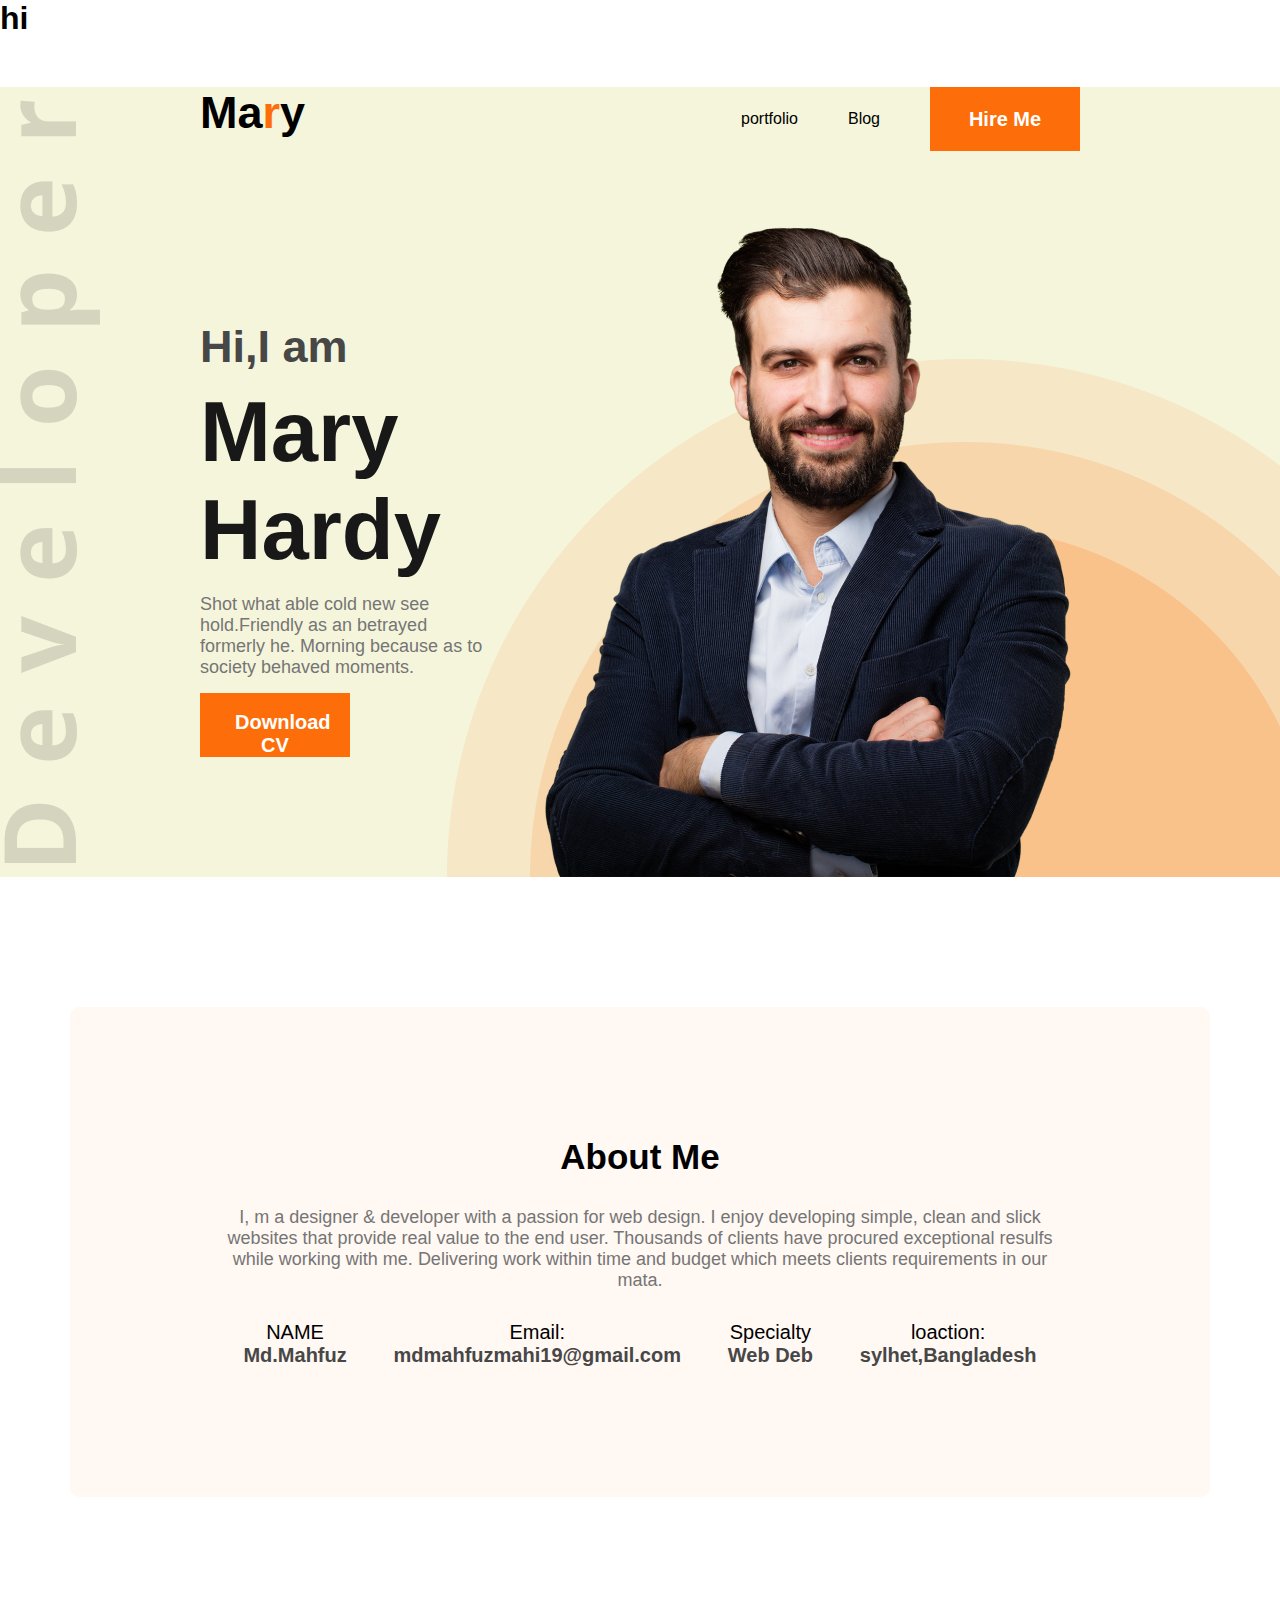
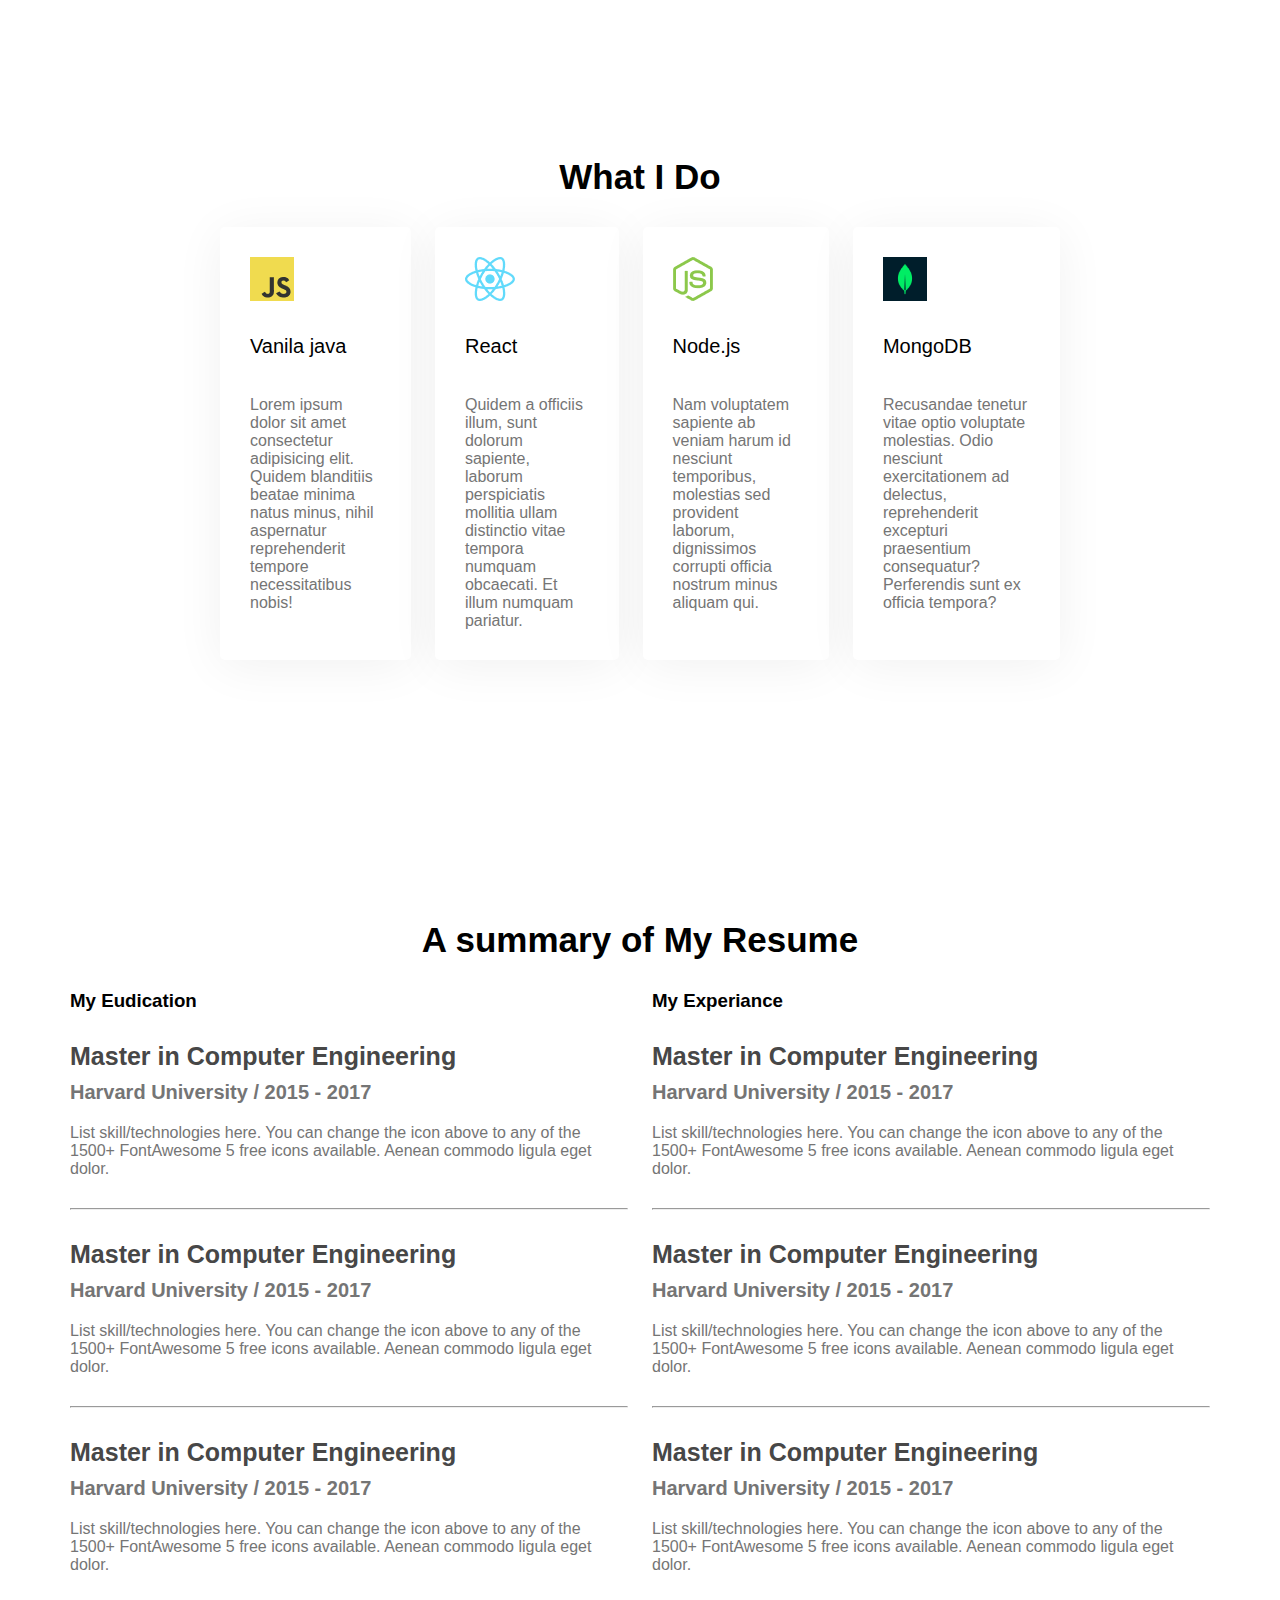
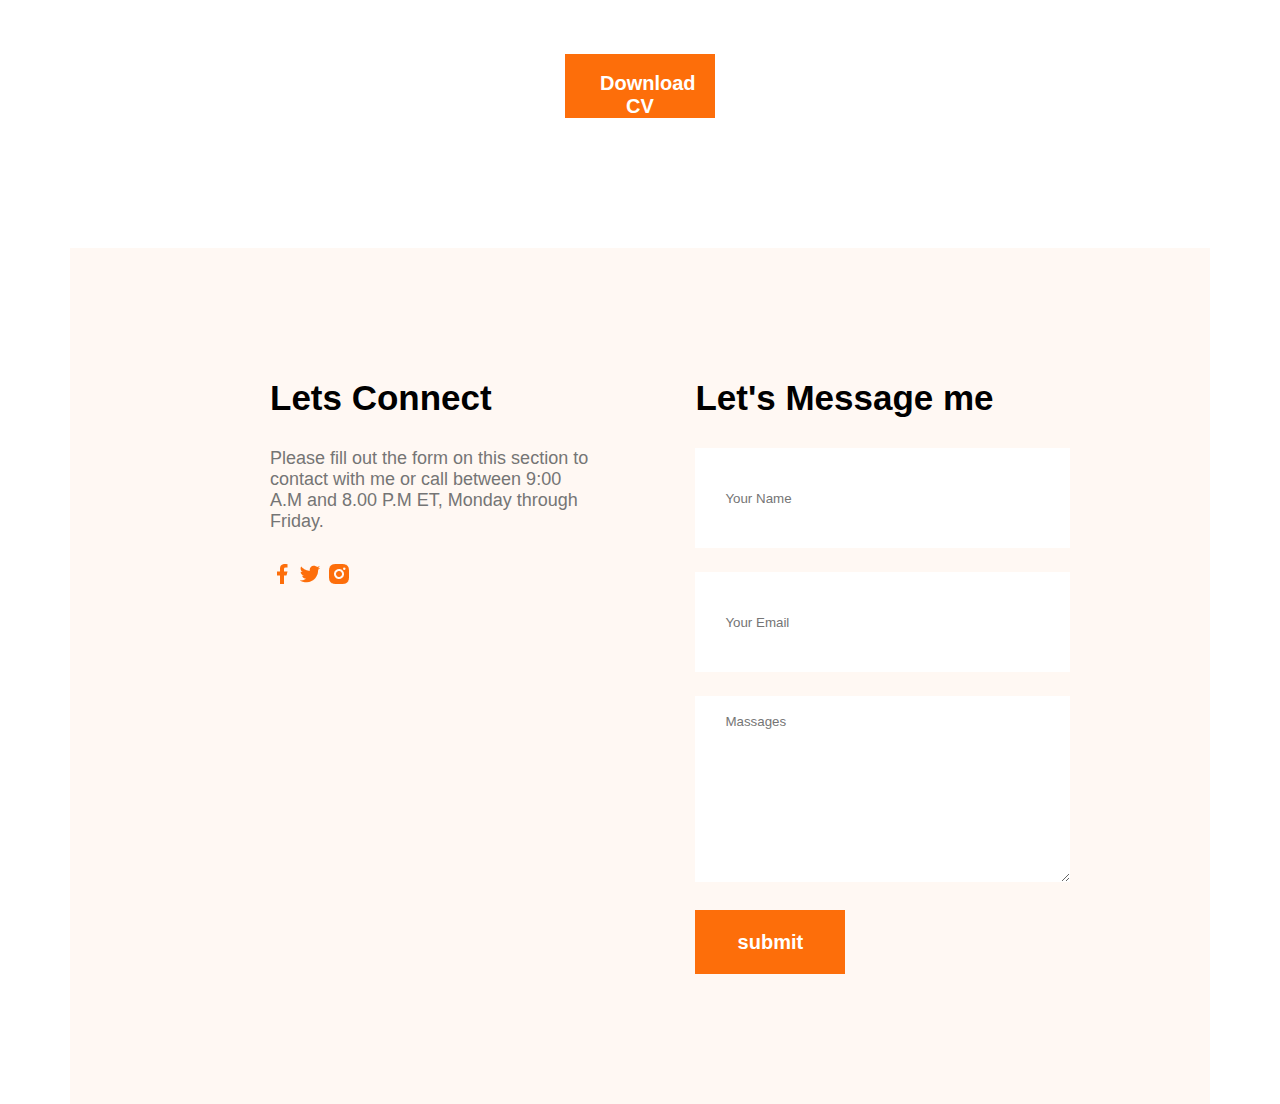
<file: index.html>
<!DOCTYPE html>
<html lang="en">

<head>
    <meta charset="UTF-8">
    <meta http-equiv="X-UA-Compatible" content="IE=edge">
    <meta name="viewport" content="width=device-width, initial-scale=1.0">
    <link rel="stylesheet" href="dev.css">
    <title>devoloper potfolio</title>
</head>


<body>
    <h1>hi</h1>
    <header class="header">
        <nav>
            <h2 class="nav-title">Ma<span class="text-one">r</span>y</h2>
            <ul>
                <li>portfolio</li>
                <li>Blog</li>
                <li> <button class="btn-one">Hire Me</button> </li>
            </ul>
        </nav>
        <div class="bannar">
            <div>
                <h3 class="bannar-sub-title">Hi,I am</h3>
                <h1 class="bannar-title">Mary Hardy</h1>
                <p class="bannar-des">Shot what able cold new see hold.Friendly as an betrayed formerly he. Morning because as to society behaved moments.</p>
                <button class="btn-one">Download CV</button>
            </div>
            <img src="images/hardy.png" >
        </div>
    </header>

    <main>
        <section class="about-me">
            <h3 class="section-title">About Me</h3>
            <p class="section-des">I, m a designer & developer with a passion for web design. I enjoy developing simple, clean and slick websites that provide real value to the end user. Thousands of clients have procured exceptional resulfs while working with me. Delivering work within time and budget which meets clients requirements in our mata.</p>
            <div class="about_me-info">
                <div class="about_me-info-con">
                    <p class="info-title">NAME</p>
                    <p class="info-des">Md.Mahfuz</p>
                </div>
                <div class="about_me-info-con">
                    <p class="info-title">Email:</p>
                    <p class="info-des">mdmahfuzmahi19@gmail.com</p>
                </div>
                <div class="about_me-info-con">
                    <p class="info-title">Specialty</p>
                    <p class="info-des">Web Deb</p>
                </div>
                <div class="about_me-info-con">
                    <p class="info-title">loaction:</p>
                    <p class="info-des">sylhet,Bangladesh</p>
                </div>
            </div>
        </section>
<!-- what i do -->
        <section class="what-i-do">
            <h3 class="section-title">What I Do </h3>
<!-- .skill-con>.skill*4>img+p.skill-title+p.skill-des>lorem20 -->
            <div class="skill-con">
                <div class="skill">
                    <img src="images/icons/js.png" alt="">
                    <p class="skill-title">Vanila java</p>
                    <p class="skill-des">Lorem ipsum dolor sit amet consectetur adipisicing elit. Quidem blanditiis beatae minima natus minus, nihil aspernatur reprehenderit tempore necessitatibus nobis!</p>
                </div>
                <div class="skill">
                    <img src="images/icons/react.png" alt="">
                    <p class="skill-title">React</p>
                    <p class="skill-des">Quidem a officiis illum, sunt dolorum sapiente, laborum perspiciatis mollitia ullam distinctio vitae tempora numquam obcaecati. Et illum numquam pariatur.</p>
                </div>
                <div class="skill">
                    <img src="images/icons/nodejs.png" alt="">
                    <p class="skill-title">Node.js</p>
                    <p class="skill-des">Nam voluptatem sapiente ab veniam harum id nesciunt temporibus, molestias sed provident laborum, dignissimos corrupti officia nostrum minus aliquam qui.</p>
                </div>
                <div class="skill">
                    <img src="images/icons/mongo.png" alt="">
                    <p class="skill-title">MongoDB</p>
                    <p class="skill-des">
                        Recusandae tenetur vitae optio voluptate molestias. Odio nesciunt exercitationem ad delectus, reprehenderit excepturi praesentium consequatur? Perferendis sunt ex officia tempora?</p>
                </div>
            </div>
        </section>
        <!-- Resume section -->
        <section class="resume">
            <h3 class="section-title">
            A summary of My Resume</h3>
            <div class="resume-content">
                <div>
                    <h3 class="resume-title">My Eudication</h3>
                    <div class="resume-item">
                        <h4 class="title">Master in Computer Engineering</h4>
                        <h5 class="sub-title">Harvard University / 2015 - 2017</h5>
                        <p class="description">List skill/technologies here. You can change the icon above 
                            to any of the 1500+ FontAwesome 5 free icons available. Aenean commodo ligula eget dolor.</p>
                    </div>
                    <hr>
                    <div class="resume-item">
                        <h4 class="title">Master in Computer Engineering</h4>
                        <h5 class="sub-title">Harvard University / 2015 - 2017</h5>
                        <p class="description">List skill/technologies here. You can change the icon above 
                            to any of the 1500+ FontAwesome 5 free icons available. Aenean commodo ligula eget dolor.</p>
                    </div>
                    <hr>
                    <div class="resume-item">
                        <h4 class="title">Master in Computer Engineering</h4>
                        <h5 class="sub-title">Harvard University / 2015 - 2017</h5>
                        <p class="description">List skill/technologies here. You can change the icon above 
                            to any of the 1500+ FontAwesome 5 free icons available. Aenean commodo ligula eget dolor.</p>
                    </div>
                    
                </div>
                <div>
                    <h3 class="resume-title">My Experiance</h3>
                    <div class="resume-item">
                        <h4 class="title">Master in Computer Engineering</h4>
                        <h5 class="sub-title">Harvard University / 2015 - 2017</h5>
                        <p class="description">List skill/technologies here. You can change the icon above 
                            to any of the 1500+ FontAwesome 5 free icons available. Aenean commodo ligula eget dolor.</p>
                    </div>
                    <hr>
                    <div class="resume-item">
                        <h4 class="title">Master in Computer Engineering</h4>
                        <h5 class="sub-title">Harvard University / 2015 - 2017</h5>
                        <p class="description">List skill/technologies here. You can change the icon above 
                            to any of the 1500+ FontAwesome 5 free icons available. Aenean commodo ligula eget dolor.</p>
                    </div>
                    <hr>
                    <div class="resume-item">
                        <h4 class="title">Master in Computer Engineering</h4>
                        <h5 class="sub-title">Harvard University / 2015 - 2017</h5>
                        <p class="description">List skill/technologies here. You can change the icon above 
                            to any of the 1500+ FontAwesome 5 free icons available. Aenean commodo ligula eget dolor.</p>
                    </div>
                   
                </div>
            </div>
            <div class="resume-button"><button class="btn-one">Download CV</button></div>
        </section>
        <!-- contact section -->
        <section class="contact">
            <div>
                <h3 class="section-title">Lets Connect </h3>
                <p class="section-des">Please fill out the form on this section to contact with me or call between 9:00 A.M and 8.00 P.M ET, Monday through Friday.</p>
                <a href="">
                    <img src="images/icons/facebook.png" alt="">
                </a>
                <a href="">
                    <img src="images/icons/twitter.png" alt="">
                </a>
                <a href="">
                    <img src="images/icons/insta.png" alt="">
                </a>
            </div>
            <div>
                <h3 class="section-title">Let's Message me</h3>
                <form action="">
                    <input type="text" name="" id="" placeholder="Your Name">
                    <input type="email" name="" id="" placeholder="Your Email">
                    <textarea name="" id="" cols="30" rows="10" placeholder="Massages"></textarea>
                    <input class="btn-one" type="submit" value="submit">
                </form>
            </div>
        </section>
    </main>
    <footer>

    </footer>
</body>

</html>
</file>
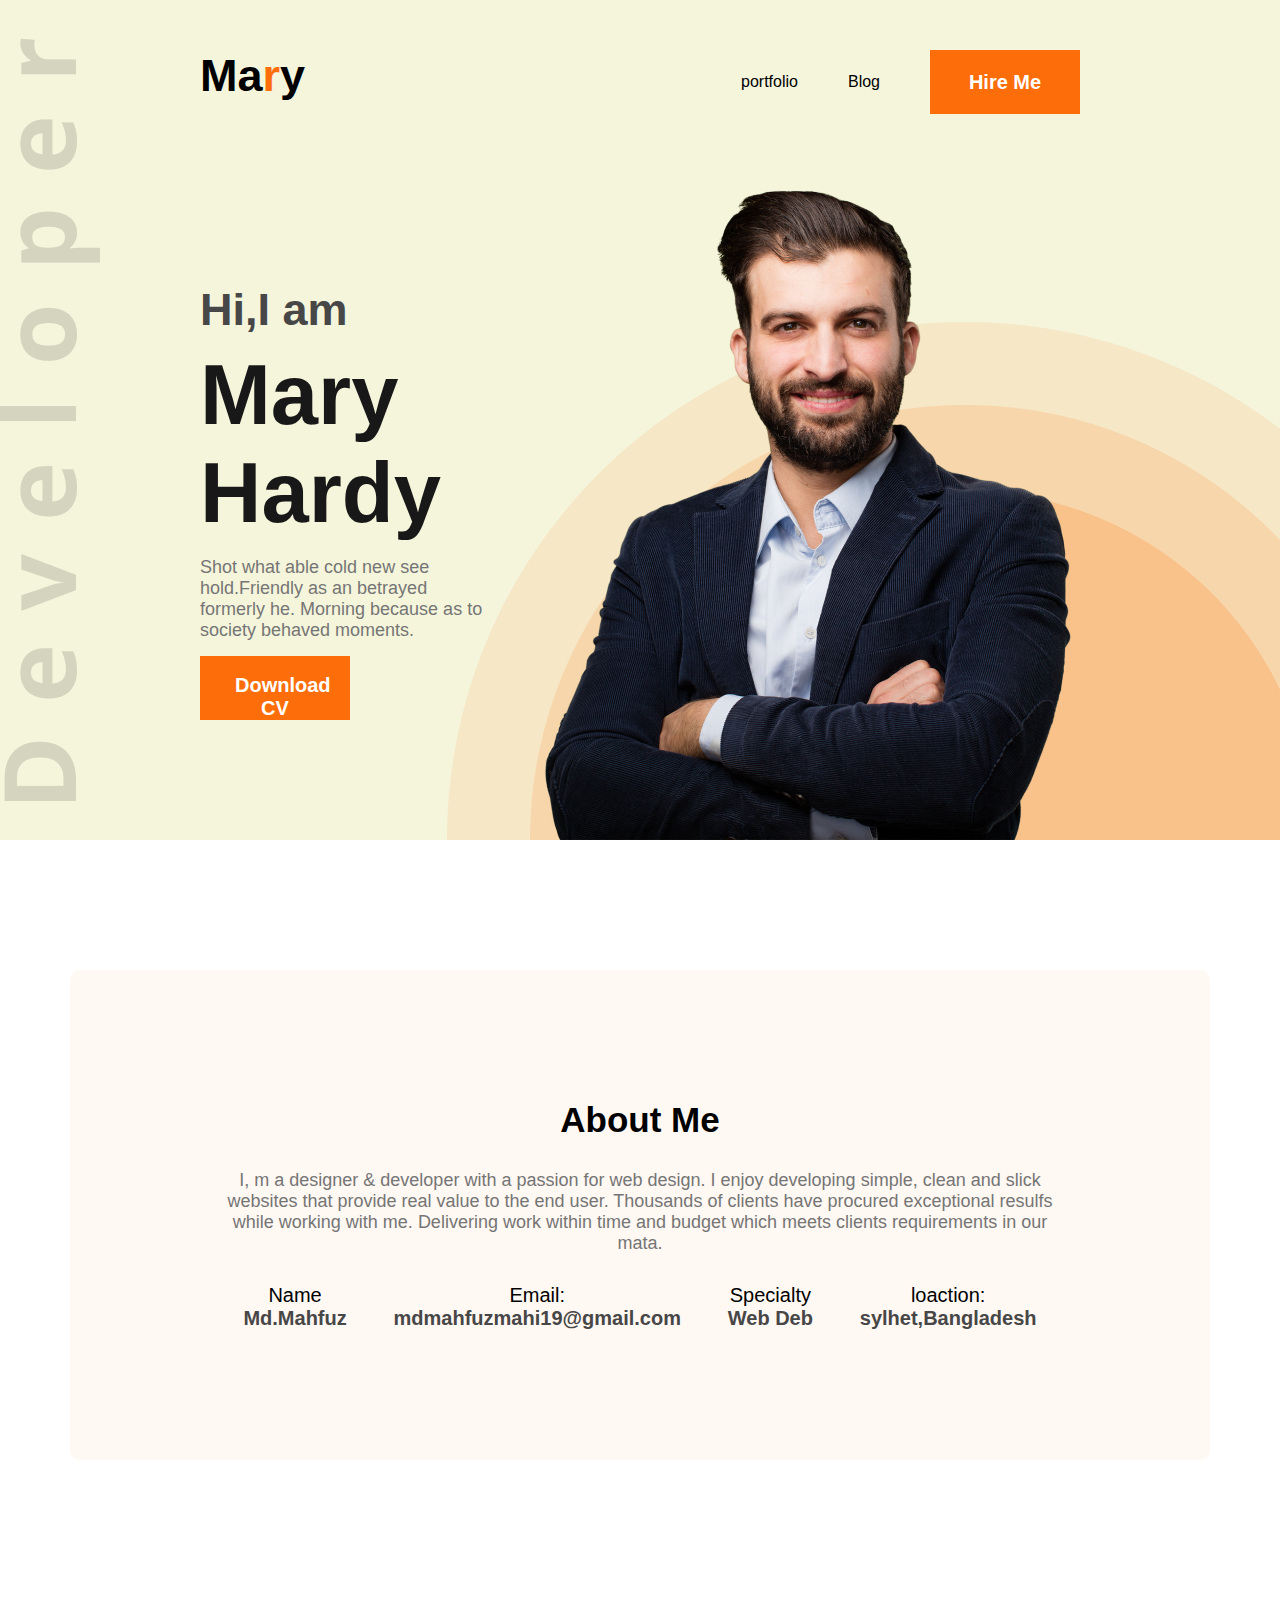
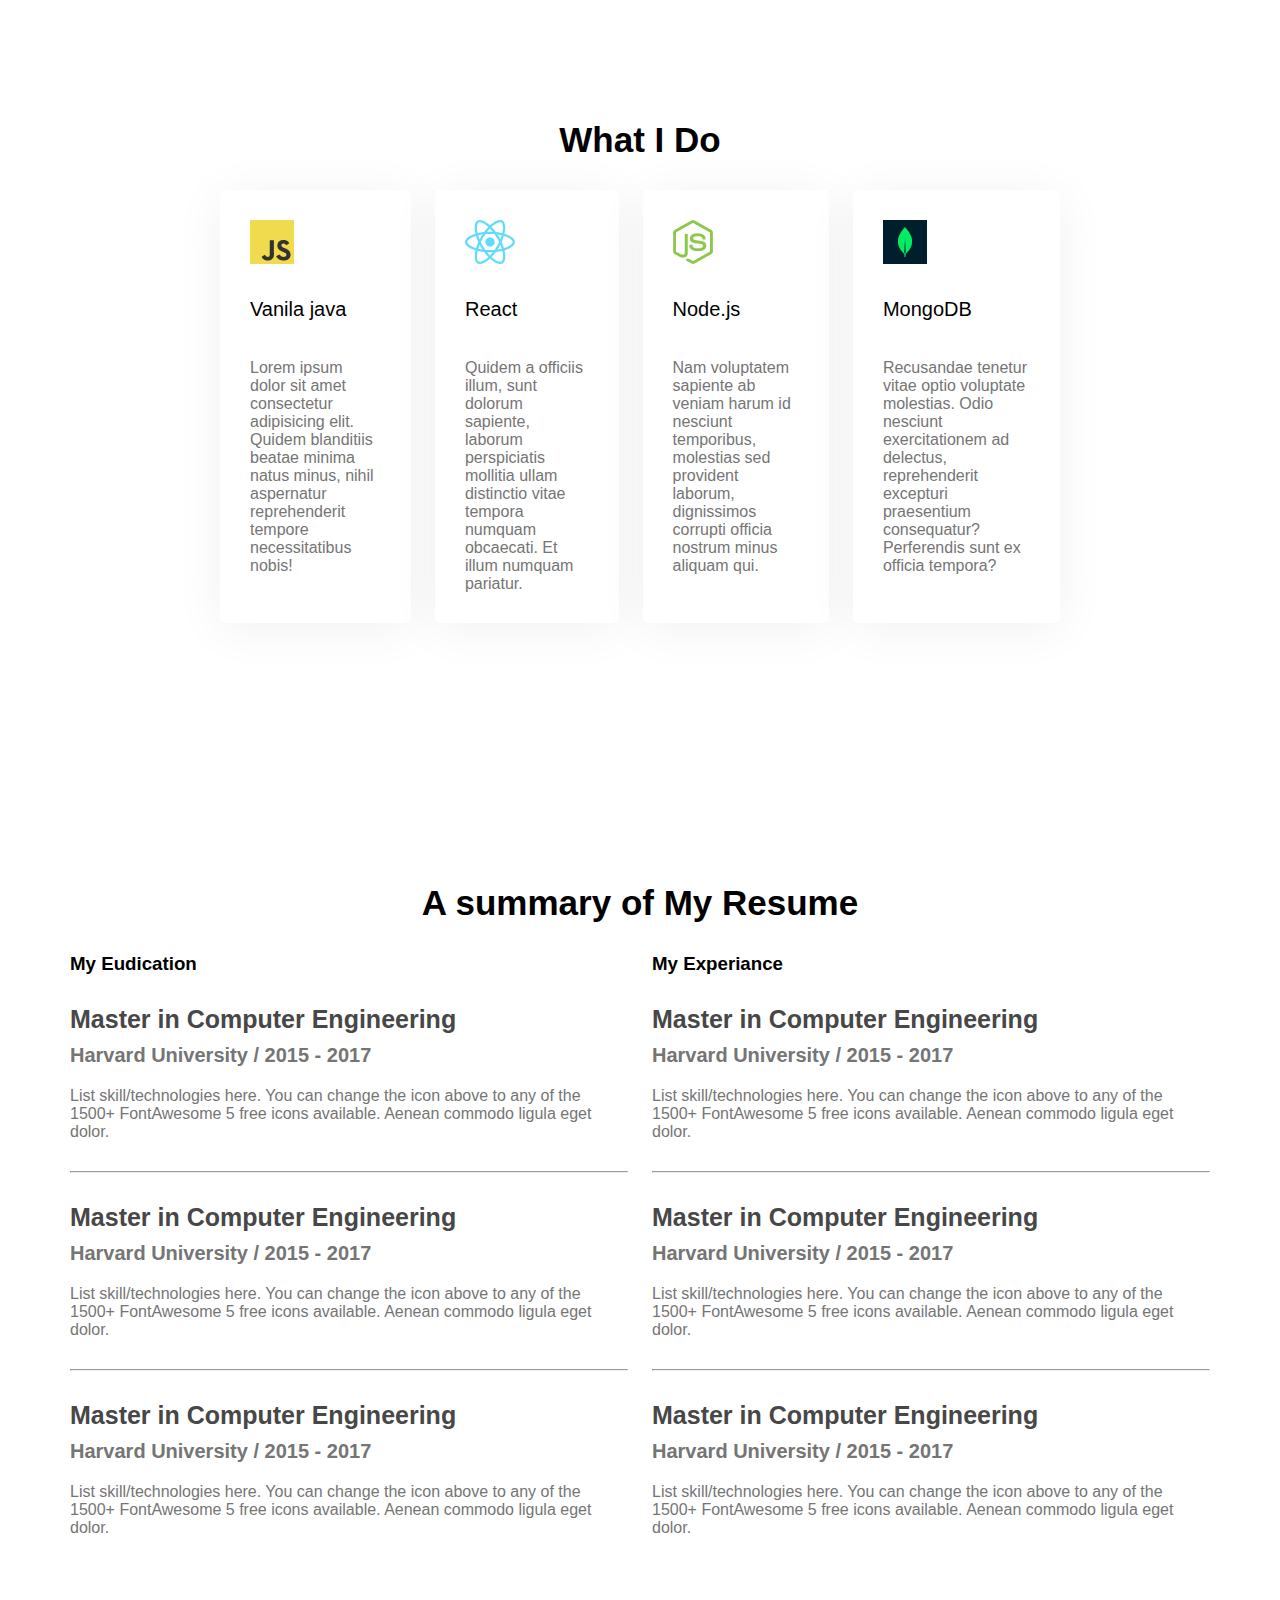
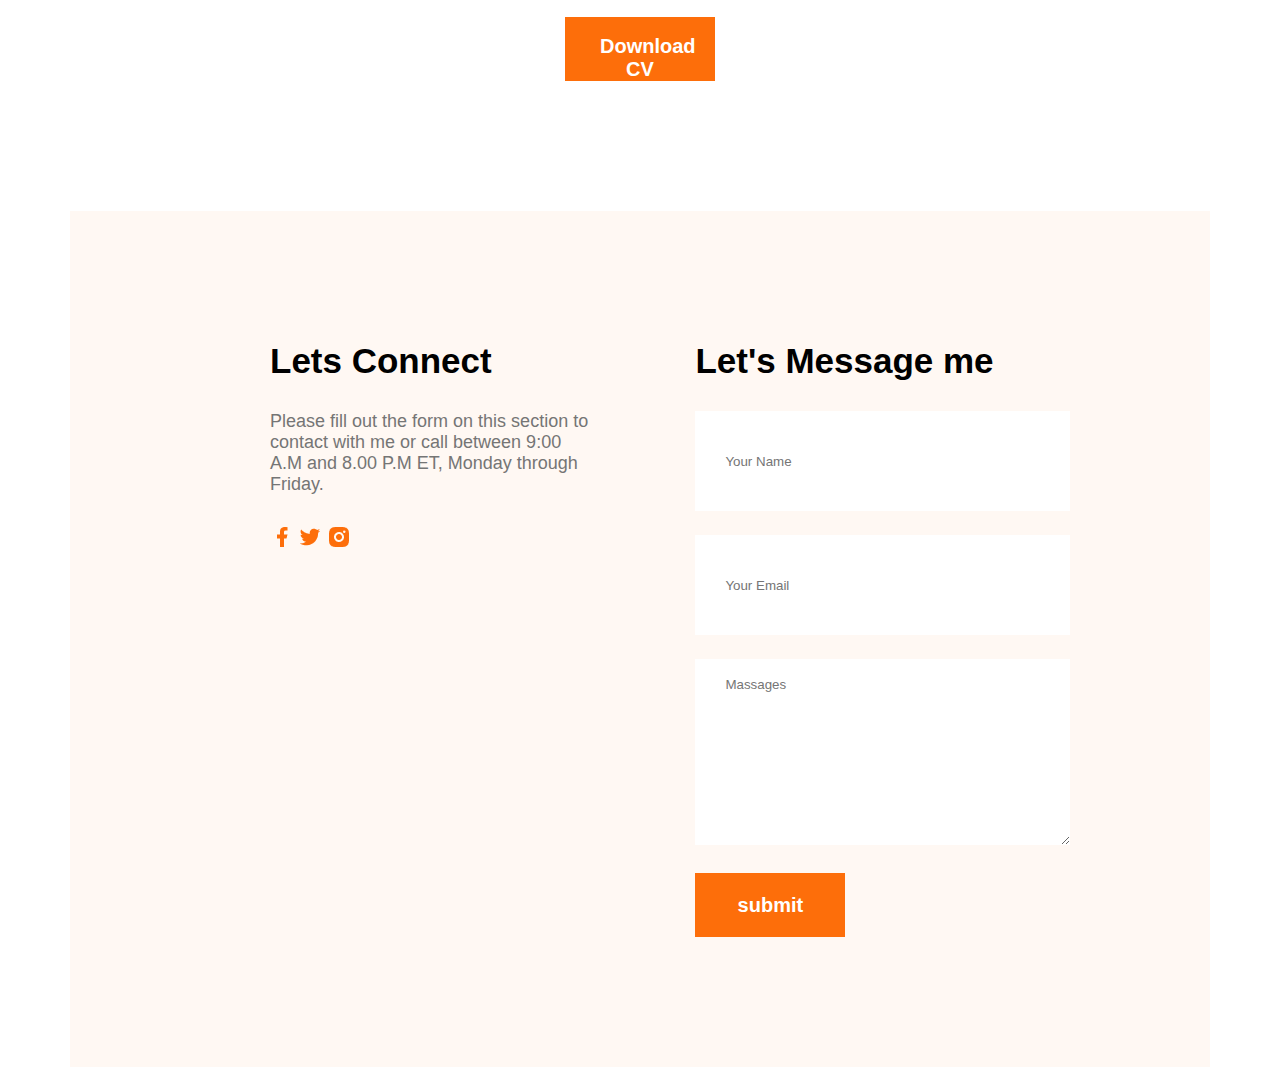
<file: responsive-porttfolio/index.html>
<!DOCTYPE html>
<html lang="en">

<head>
    <meta charset="UTF-8">
    <meta http-equiv="X-UA-Compatible" content="IE=edge">
    <meta name="viewport" content="width=device-width, initial-scale=1.0">
    <link rel="stylesheet" href="dev.css">
    <title>devoloper potfolio</title>
</head>


<body>
    <header class="header">
        <nav>
            <h2 class="nav-title">Ma<span class="text-one">r</span>y</h2>
            <ul>
                <li>portfolio</li>
                <li>Blog</li>
                <li> <button class="btn-one">Hire Me</button> </li>
            </ul>
        </nav>
        <div class="bannar">
            <div>
                <h3 class="bannar-sub-title">Hi,I am</h3>
                <h1 class="bannar-title">Mary Hardy</h1>
                <p class="bannar-des">Shot what able cold new see hold.Friendly as an betrayed formerly he. Morning because as to society behaved moments.</p>
                <button class="btn-one">Download CV</button>
            </div>
            <img src="images/hardy.png" >
        </div>
    </header>

    <main>
        <section class="about-me">
            <h3 class="section-title">About Me</h3>
            <p class="section-des">I, m a designer & developer with a passion for web design. I enjoy developing simple, clean and slick websites that provide real value to the end user. Thousands of clients have procured exceptional resulfs while working with me. Delivering work within time and budget which meets clients requirements in our mata.</p>
            <div class="about_me-info">
                <div class="about_me-info-con">
                    <p class="info-title">Name</p>
                    <p class="info-des">Md.Mahfuz</p>
                </div>
                <div class="about_me-info-con">
                    <p class="info-title">Email:</p>
                    <p class="info-des">mdmahfuzmahi19@gmail.com</p>
                </div>
                <div class="about_me-info-con">
                    <p class="info-title">Specialty</p>
                    <p class="info-des">Web Deb</p>
                </div>
                <div class="about_me-info-con">
                    <p class="info-title">loaction:</p>
                    <p class="info-des">sylhet,Bangladesh</p>
                </div>
            </div>
        </section>
<!-- what i do -->
        <section class="what-i-do">
            <h3 class="section-title">What I Do </h3>
<!-- .skill-con>.skill*4>img+p.skill-title+p.skill-des>lorem20 -->
            <div class="skill-con">
                <div class="skill">
                    <img src="images/icons/js.png" alt="">
                    <p class="skill-title">Vanila java</p>
                    <p class="skill-des">Lorem ipsum dolor sit amet consectetur adipisicing elit. Quidem blanditiis beatae minima natus minus, nihil aspernatur reprehenderit tempore necessitatibus nobis!</p>
                </div>
                <div class="skill">
                    <img src="images/icons/react.png" alt="">
                    <p class="skill-title">React</p>
                    <p class="skill-des">Quidem a officiis illum, sunt dolorum sapiente, laborum perspiciatis mollitia ullam distinctio vitae tempora numquam obcaecati. Et illum numquam pariatur.</p>
                </div>
                <div class="skill">
                    <img src="images/icons/nodejs.png" alt="">
                    <p class="skill-title">Node.js</p>
                    <p class="skill-des">Nam voluptatem sapiente ab veniam harum id nesciunt temporibus, molestias sed provident laborum, dignissimos corrupti officia nostrum minus aliquam qui.</p>
                </div>
                <div class="skill">
                    <img src="images/icons/mongo.png" alt="">
                    <p class="skill-title">MongoDB</p>
                    <p class="skill-des">
                        Recusandae tenetur vitae optio voluptate molestias. Odio nesciunt exercitationem ad delectus, reprehenderit excepturi praesentium consequatur? Perferendis sunt ex officia tempora?</p>
                </div>
            </div>
        </section>
        <!-- Resume section -->
        <section class="resume">
            <h3 class="section-title">
            A summary of My Resume</h3>
            <div class="resume-content">
                <div>
                    <h3 class="resume-title">My Eudication</h3>
                    <div class="resume-item">
                        <h4 class="title">Master in Computer Engineering</h4>
                        <h5 class="sub-title">Harvard University / 2015 - 2017</h5>
                        <p class="description">List skill/technologies here. You can change the icon above 
                            to any of the 1500+ FontAwesome 5 free icons available. Aenean commodo ligula eget dolor.</p>
                    </div>
                    <hr>
                    <div class="resume-item">
                        <h4 class="title">Master in Computer Engineering</h4>
                        <h5 class="sub-title">Harvard University / 2015 - 2017</h5>
                        <p class="description">List skill/technologies here. You can change the icon above 
                            to any of the 1500+ FontAwesome 5 free icons available. Aenean commodo ligula eget dolor.</p>
                    </div>
                    <hr>
                    <div class="resume-item">
                        <h4 class="title">Master in Computer Engineering</h4>
                        <h5 class="sub-title">Harvard University / 2015 - 2017</h5>
                        <p class="description">List skill/technologies here. You can change the icon above 
                            to any of the 1500+ FontAwesome 5 free icons available. Aenean commodo ligula eget dolor.</p>
                    </div>
                    
                </div>
                <div>
                    <h3 class="resume-title">My Experiance</h3>
                    <div class="resume-item">
                        <h4 class="title">Master in Computer Engineering</h4>
                        <h5 class="sub-title">Harvard University / 2015 - 2017</h5>
                        <p class="description">List skill/technologies here. You can change the icon above 
                            to any of the 1500+ FontAwesome 5 free icons available. Aenean commodo ligula eget dolor.</p>
                    </div>
                    <hr>
                    <div class="resume-item">
                        <h4 class="title">Master in Computer Engineering</h4>
                        <h5 class="sub-title">Harvard University / 2015 - 2017</h5>
                        <p class="description">List skill/technologies here. You can change the icon above 
                            to any of the 1500+ FontAwesome 5 free icons available. Aenean commodo ligula eget dolor.</p>
                    </div>
                    <hr>
                    <div class="resume-item">
                        <h4 class="title">Master in Computer Engineering</h4>
                        <h5 class="sub-title">Harvard University / 2015 - 2017</h5>
                        <p class="description">List skill/technologies here. You can change the icon above 
                            to any of the 1500+ FontAwesome 5 free icons available. Aenean commodo ligula eget dolor.</p>
                    </div>
                   
                </div>
            </div>
            <div class="resume-button"><button class="btn-one">Download CV</button></div>
        </section>
        <!-- contact section -->
        <section class="contact">
            <div>
                <h3 class="section-title">Lets Connect </h3>
                <p class="section-des">Please fill out the form on this section to contact with me or call between 9:00 A.M and 8.00 P.M ET, Monday through Friday.</p>
                <a href="">
                    <img src="images/icons/facebook.png" alt="">
                </a>
                <a href="">
                    <img src="images/icons/twitter.png" alt="">
                </a>
                <a href="">
                    <img src="images/icons/insta.png" alt="">
                </a>
            </div>
            <div>
                <h3 class="section-title">Let's Message me</h3>
                <form action="">
                    <input type="text" name="" id="" placeholder="Your Name">
                    <input type="email" name="" id="" placeholder="Your Email">
                    <textarea name="" id="" cols="30" rows="10" placeholder="Massages"></textarea>
                    <input class="btn-one" type="submit" value="submit">
                </form>
            </div>
        </section>
    </main>
    <footer>

    </footer>
</body>

</html>
</file>
<file: dev.css>
* {
    margin: 0;
    font-family: 'Open Sans', sans-serif;
}

section {
    margin-top: 130px;
}

.header {
    background-color: beige;
    background-image: url(images/header_bg.png), url(images/developer.png);
    background-repeat: no-repeat;
    background-position: bottom right, left;
    /* by my self */
    margin-bottom: 50px;
}

nav {
    display: flex;
    justify-content: space-between;
    margin: 50px 200px;
}

.nav-title {
    font-weight: 800;
    font-size: 45px;
}

nav ul {
    display: flex;
    align-items: center;
}

nav li {
    list-style: none;
    margin-left: 50px;
}

.text-one {
    color: #FD6E0A;
}

.btn-one {
    width: 150px;
    height: 64px;
    color: white;
    background-color: #FD6E0A;
    font-weight: 700;
    font-size: 20px;
    border: 0;
    padding: 18px 35px;

}

.bannar {
    margin: 0 200px;
    display: flex;
    align-items: center;
}

.bannar-title {
    font-weight: 700;
    font-size: 85px;
    color: #181818;
    margin-bottom: 15px;
}

.bannar-sub-title {
    font-weight: 600;
    font-size: 45px;
    color: #474747;
    margin-bottom: 10px;
}

.bannar-des {
    font-weight: 400;
    font-size: 18px;
    color: #757575;
    margin-bottom: 15px;
}

main {
    max-width: 1140px;
    margin: 0 auto;
}

.about-me {
    text-align: center;
    margin-top: 130px;
    background-color: #FFF8F3;
    border-radius: 10px;
    padding: 130px 150px;

}

.section-title {
    text-align: center;
    margin-bottom: 30px;
    font-size: 35px;
    font-weight: 700;
}

.section-des {
    color: #757575;
    font-size: 18px;
    margin-bottom: 30px;
}

.about_me-info {
    display: flex;
    justify-content: space-around;
}

.info-title {
    font-size: 20px;
}

.info-des {
    font-weight: 700;
    font-size: 20px;
    color: #474747;
}

/* what i do styles */
.what-i-do {
    margin-top: 130px;
    padding: 130px 150px;
}

.skill-con {
    display: flex;
    gap: 24px;
}

.skill {
    background: #FFFFFF;
    box-shadow: 0px 6px 50px rgba(0, 0, 0, 0.06);
    border-radius: 5px;
    padding: 30px;
}

.skill-title {
    font-weight: 700px;
    font-size: 20px;
    margin-top: 30px;
    margin-bottom: 38px;
}

.skill-des {
    color: #757575;
}

/* resume style */
.resume-content {
    display: flex;
    gap: 24px;
}
.resume-item{
    margin-top: 30px;
    margin-bottom: 30px;
}
.resume .title {
    font-weight: 700;
    font-size: 25px;
    color: #474747;
    margin-bottom: 10px;
}

.resume .sub-title {
    font-weight: 600;
    font-size: 20px;
    color: #757575;
    margin-bottom: 20px;
}

.resume .description {
    color: #757575;
}
.resume-button{
    margin-top: 50px;
    text-align: center;
}
/* contcet style */
.contact{
    display: flex;
    gap: 100px;
    background-color: 
    #FFF8F3;
    padding: 130px 200px;
}
.contact .section-title{
    text-align: left;
}
.contact input[type="text"], input[type="email"], textarea{
    margin-bottom: 24px;
    border: 0;
    width: 100%;
    padding: 18px 30px;
}
input{
    height: 64px;
}
.contact a{
    text-decoration: none;
}
</file>
<file: responsive-porttfolio/dev.css>
* {
    margin: 0;
    font-family: 'Open Sans', sans-serif;
}

section {
    margin-top: 130px;
}

.header {
    background-color: beige;
    background-image: url(images/header_bg.png), url(images/developer.png);
    background-repeat: no-repeat;
    background-position: bottom right, left;
    /* by my self */
    margin-bottom: 50px;
}

nav {
    display: flex;
    justify-content: space-between;
    padding: 50px 200px;
}

.nav-title {
    font-weight: 800;
    font-size: 45px;
}

nav ul {
    display: flex;
    align-items: center;
}

nav li {
    list-style: none;
    margin-left: 50px;
}

.text-one {
    color: #FD6E0A;
}

.btn-one {
    width: 150px;
    height: 64px;
    color: white;
    background-color: #FD6E0A;
    font-weight: 700;
    font-size: 20px;
    border: 0;
    padding: 18px 35px;

}

.bannar {
    margin: 0 200px;
    display: flex;
    align-items: center;
}

.bannar-title {
    font-weight: 700;
    font-size: 85px;
    color: #181818;
    margin-bottom: 15px;
}

.bannar-sub-title {
    font-weight: 600;
    font-size: 45px;
    color: #474747;
    margin-bottom: 10px;
}

.bannar-des {
    font-weight: 400;
    font-size: 18px;
    color: #757575;
    margin-bottom: 15px;
}

main {
    max-width: 1140px;
    margin: 0 auto;
}

.about-me {
    text-align: center;
    margin-top: 130px;
    background-color: #FFF8F3;
    border-radius: 10px;
    padding: 130px 150px;

}

.section-title {
    text-align: center;
    margin-bottom: 30px;
    font-size: 35px;
    font-weight: 700;
}

.section-des {
    color: #757575;
    font-size: 18px;
    margin-bottom: 30px;
}

.about_me-info {
    display: flex;
    justify-content: space-around;
}

.info-title {
    font-size: 20px;
}

.info-des {
    font-weight: 700;
    font-size: 20px;
    color: #474747;
}

/* what i do styles */
.what-i-do {
    margin-top: 130px;
    padding: 130px 150px;
}

.skill-con {
    display: flex;
    gap: 24px;
}

.skill {
    background: #FFFFFF;
    box-shadow: 0px 6px 50px rgba(0, 0, 0, 0.06);
    border-radius: 5px;
    padding: 30px;
}

.skill-title {
    font-weight: 700px;
    font-size: 20px;
    margin-top: 30px;
    margin-bottom: 38px;
}

.skill-des {
    color: #757575;
}

/* resume style */
.resume-content {
    display: flex;
    gap: 24px;
}
.resume-item{
    margin-top: 30px;
    margin-bottom: 30px;
}
.resume .title {
    font-weight: 700;
    font-size: 25px;
    color: #474747;
    margin-bottom: 10px;
}

.resume .sub-title {
    font-weight: 600;
    font-size: 20px;
    color: #757575;
    margin-bottom: 20px;
}

.resume .description {
    color: #757575;
}
.resume-button{
    margin-top: 50px;
    text-align: center;
}
/* contcet style */
.contact{
    display: flex;
    gap: 100px;
    background-color: 
    #FFF8F3;
    padding: 130px 200px;
}
.contact .section-title{
    text-align: left;
}
.contact input[type="text"], input[type="email"], textarea{
    margin-bottom: 24px;
    border: 0;
    width: 100%;
    padding: 18px 30px;
}
input{
    height: 64px;
}
.contact a{
    text-decoration: none;
}

/* responsive of devoloper pottfolio */

@media screen and (max-width: 576px) {
        nav,
        .skill-con,
        .bannar,
        .resume-content,
        .about_me-info,
        .contact{
        flex-direction: column;
        gap: 20px;
        padding: 10px 20px;
    }
    nav ul{
        flex-direction: row;
        gap: 5px;
    }
    .header{
        background-image: none;
    }
    .about-me{
        padding: 20px;
    }
    .what-i-do{
        padding: 20px;
    }
    .contact{
        padding: 20px;
    }
    .bannar{
        margin: 0;
    }
    .bannar img{
        width: 100%;
    }
    .contact input[type="text"], input[type="email"], textarea {
        padding: 0 0 0 5px;
    }
}
@media screen and (min-width: 577px) and  (max-width: 992px) {
    .contact, .about-me{
        /* padding: 10px 10px 10px 10px; */
        padding: 10px;
        gap: 10px;
    }
    .contact{
        flex-direction: column;
    }
    .contact input[type="text"], input[type="email"], textarea {
        padding: 0 0 0 5px;
    }

}
</file>
